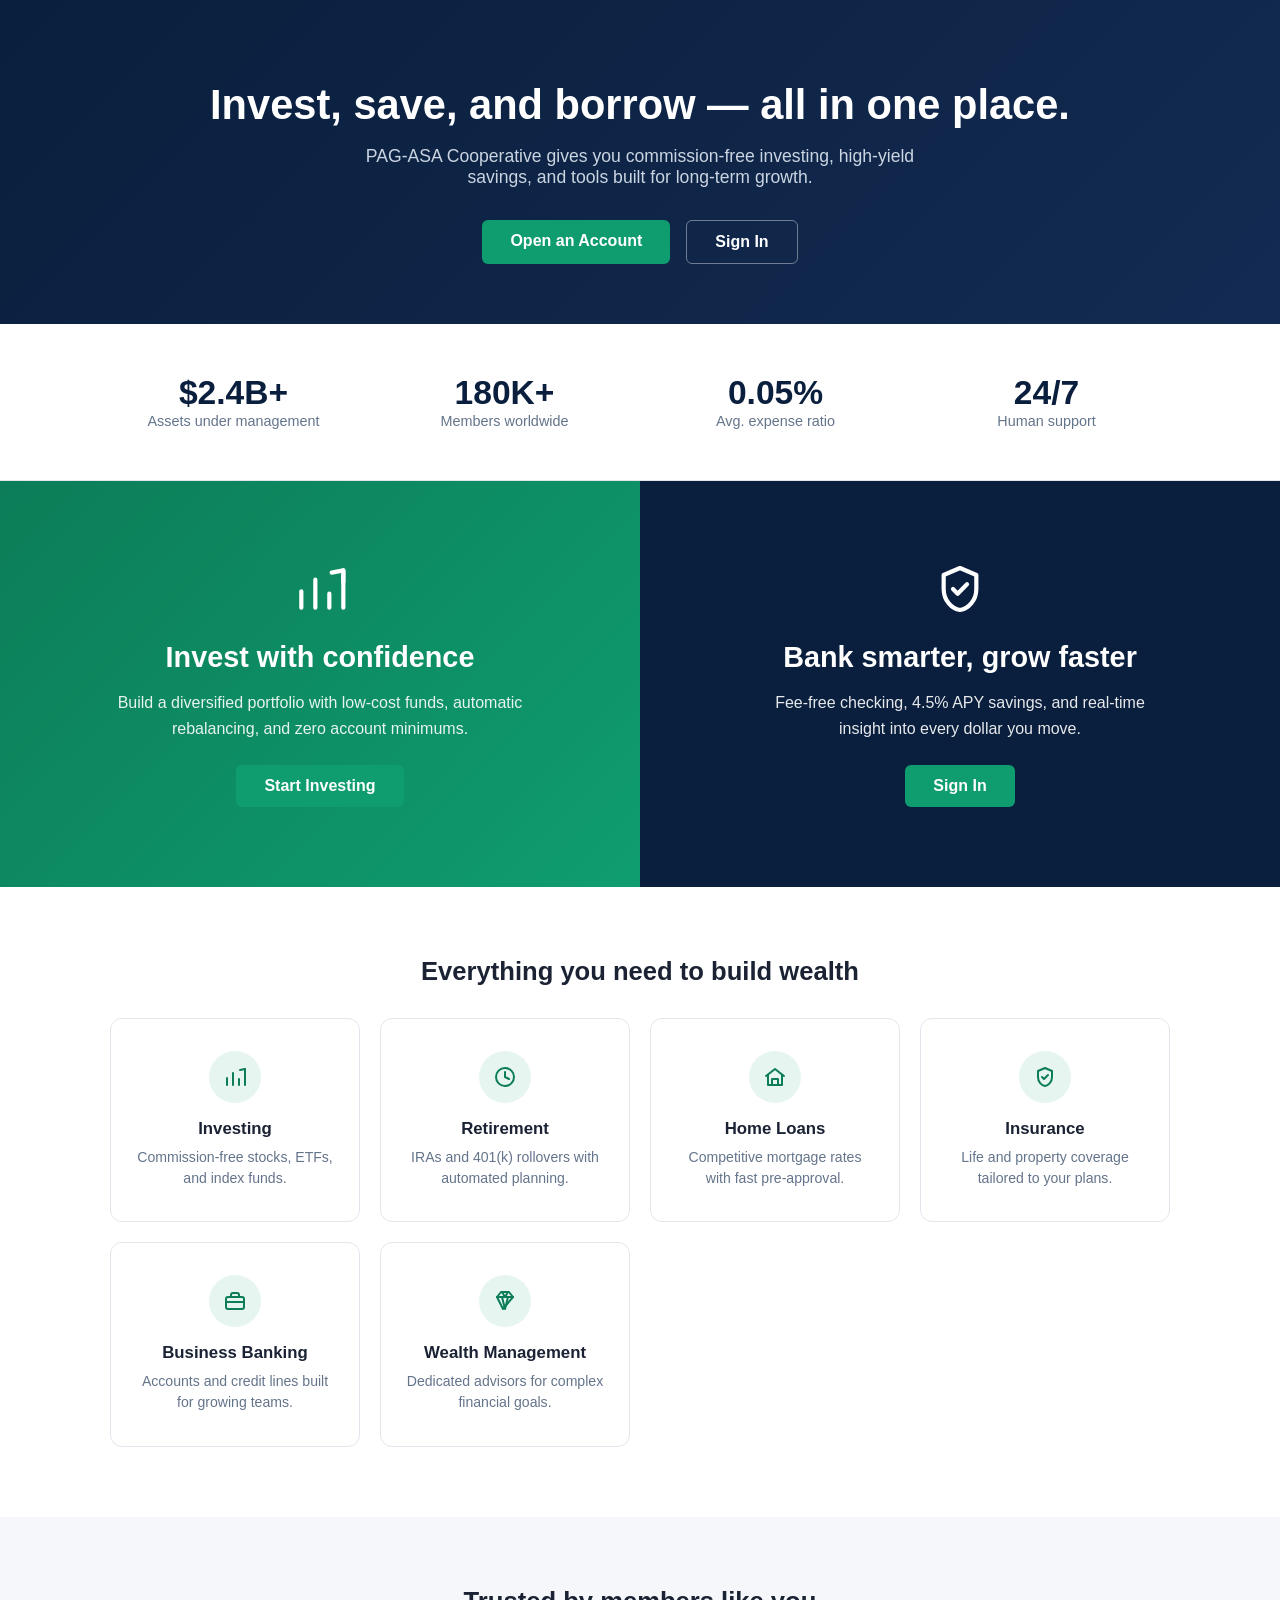
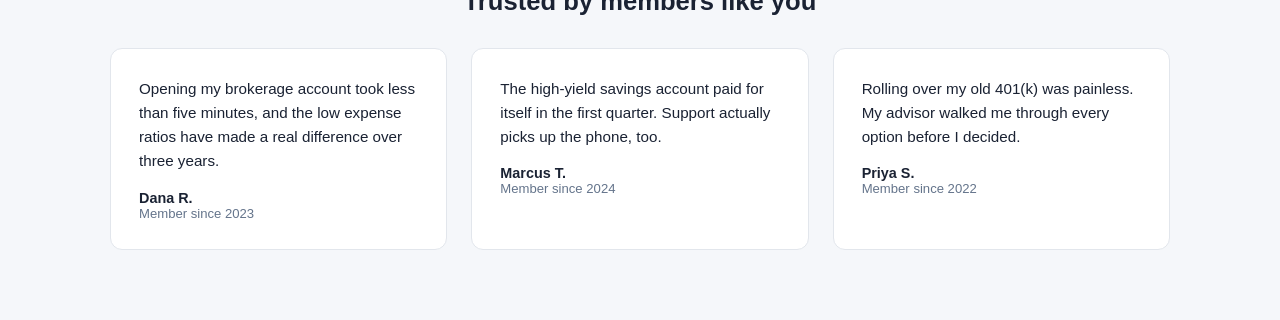
<file: html/index.html>
<!DOCTYPE html>
<html lang="en">
<head>
<meta charset="UTF-8">
<title>PAG-ASA Cooperative - Invest, Save, Grow</title>
<link rel="stylesheet" href="style.css">
</head>
<body>
<!--# include file="header.html" -->
<main>
  <section class="hero-copy" id="markets">
    <div class="container">
      <h1>Invest, save, and borrow &mdash; all in one place.</h1>
      <p>PAG-ASA Cooperative gives you commission-free investing, high-yield savings, and tools built for long-term growth.</p>
      <div class="hero-ctas">
        <a href="signup.html" class="btn btn-accent">Open an Account</a>
        <a href="signin.html" class="btn btn-ghost">Sign In</a>
      </div>
    </div>
  </section>

  <section class="stats">
    <div class="container stats-grid">
      <div class="stat">
        <span class="stat-num">$2.4B+</span>
        <span class="stat-label">Assets under management</span>
      </div>
      <div class="stat">
        <span class="stat-num">180K+</span>
        <span class="stat-label">Members worldwide</span>
      </div>
      <div class="stat">
        <span class="stat-num">0.05%</span>
        <span class="stat-label">Avg. expense ratio</span>
      </div>
      <div class="stat">
        <span class="stat-num">24/7</span>
        <span class="stat-label">Human support</span>
      </div>
    </div>
  </section>

  <section class="blocks">
    <div class="block block-slate">
      <div class="block-icon">
        <svg viewBox="0 0 24 24" fill="none" stroke="currentColor" stroke-width="1.8" stroke-linecap="round" stroke-linejoin="round">
          <path d="M4 20V13M10 20V8M16 20v-6M22 20V4"/>
          <path d="M17 5l5-1v5"/>
        </svg>
      </div>
      <h2>Invest with confidence</h2>
      <p>Build a diversified portfolio with low-cost funds, automatic rebalancing, and zero account minimums.</p>
      <a href="signup.html" class="btn btn-accent">Start Investing</a>
    </div>
    <div class="block block-dark">
      <div class="block-icon">
        <svg viewBox="0 0 24 24" fill="none" stroke="currentColor" stroke-width="1.8" stroke-linecap="round" stroke-linejoin="round">
          <path d="M12 3l7 3v6c0 5-3.5 8.5-7 9-3.5-.5-7-4-7-9V6l7-3z"/>
          <path d="M9 12l2 2 4-4"/>
        </svg>
      </div>
      <h2>Bank smarter, grow faster</h2>
      <p>Fee-free checking, 4.5% APY savings, and real-time insight into every dollar you move.</p>
      <a href="signin.html" class="btn btn-accent">Sign In</a>
    </div>
  </section>

  <section class="categories" id="services">
    <div class="container">
      <h2>Everything you need to build wealth</h2>
      <div class="category-grid">
        <a href="signup.html" class="service-card">
          <span class="service-icon">
            <svg viewBox="0 0 24 24" fill="none" stroke="currentColor" stroke-width="2" stroke-linecap="round" stroke-linejoin="round"><path d="M4 20V13M10 20V8M16 20v-6M22 20V4"/><path d="M17 5l5-1v5"/></svg>
          </span>
          <h3>Investing</h3>
          <p>Commission-free stocks, ETFs, and index funds.</p>
        </a>
        <a href="signup.html" class="service-card">
          <span class="service-icon">
            <svg viewBox="0 0 24 24" fill="none" stroke="currentColor" stroke-width="2" stroke-linecap="round" stroke-linejoin="round"><circle cx="12" cy="12" r="9"/><path d="M12 7v5l4 2"/></svg>
          </span>
          <h3>Retirement</h3>
          <p>IRAs and 401(k) rollovers with automated planning.</p>
        </a>
        <a href="signup.html" class="service-card">
          <span class="service-icon">
            <svg viewBox="0 0 24 24" fill="none" stroke="currentColor" stroke-width="2" stroke-linecap="round" stroke-linejoin="round"><path d="M3 11l9-7 9 7"/><path d="M5 10v10h14V10"/><path d="M9 20v-6h6v6"/></svg>
          </span>
          <h3>Home Loans</h3>
          <p>Competitive mortgage rates with fast pre-approval.</p>
        </a>
        <a href="signup.html" class="service-card">
          <span class="service-icon">
            <svg viewBox="0 0 24 24" fill="none" stroke="currentColor" stroke-width="2" stroke-linecap="round" stroke-linejoin="round"><path d="M12 3l7 3v6c0 5-3.5 8.5-7 9-3.5-.5-7-4-7-9V6l7-3z"/><path d="M9 12l2 2 4-4"/></svg>
          </span>
          <h3>Insurance</h3>
          <p>Life and property coverage tailored to your plans.</p>
        </a>
        <a href="signup.html" class="service-card">
          <span class="service-icon">
            <svg viewBox="0 0 24 24" fill="none" stroke="currentColor" stroke-width="2" stroke-linecap="round" stroke-linejoin="round"><rect x="3" y="8" width="18" height="12" rx="2"/><path d="M8 8V6a2 2 0 0 1 2-2h4a2 2 0 0 1 2 2v2"/><path d="M3 13h18"/></svg>
          </span>
          <h3>Business Banking</h3>
          <p>Accounts and credit lines built for growing teams.</p>
        </a>
        <a href="signup.html" class="service-card">
          <span class="service-icon">
            <svg viewBox="0 0 24 24" fill="none" stroke="currentColor" stroke-width="2" stroke-linecap="round" stroke-linejoin="round"><path d="M4 8l4-5h8l4 5-10 12L4 8z"/><path d="M4 8h16M9 3l3 5 3-5M9 8l3 12 3-12"/></svg>
          </span>
          <h3>Wealth Management</h3>
          <p>Dedicated advisors for complex financial goals.</p>
        </a>
      </div>
    </div>
  </section>

  <section class="testimonials">
    <div class="container">
      <h2>Trusted by members like you</h2>
      <div class="testimonial-grid">
        <div class="testimonial-card">
          <p class="testimonial-quote">Opening my brokerage account took less than five minutes, and the low expense ratios have made a real difference over three years.</p>
          <p class="testimonial-author">Dana R.</p>
          <p class="testimonial-role">Member since 2023</p>
        </div>
        <div class="testimonial-card">
          <p class="testimonial-quote">The high-yield savings account paid for itself in the first quarter. Support actually picks up the phone, too.</p>
          <p class="testimonial-author">Marcus T.</p>
          <p class="testimonial-role">Member since 2024</p>
        </div>
        <div class="testimonial-card">
          <p class="testimonial-quote">Rolling over my old 401(k) was painless. My advisor walked me through every option before I decided.</p>
          <p class="testimonial-author">Priya S.</p>
          <p class="testimonial-role">Member since 2022</p>
        </div>
      </div>
    </div>
  </section>
</main>
<!--#include file="footer.html" -->
</body>
</html>
</file>
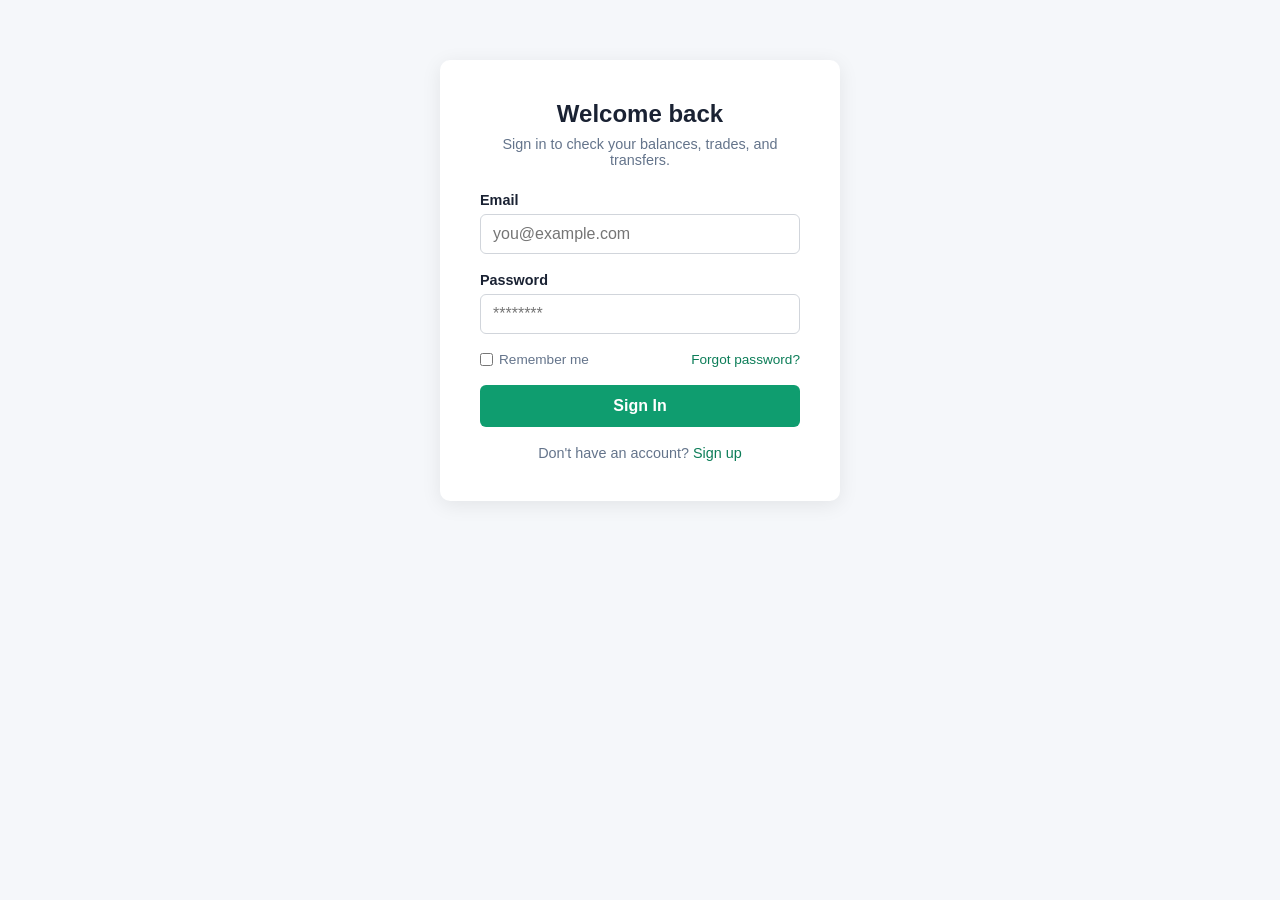
<file: html/signin.html>
<!DOCTYPE html>
<html lang="en">
<head>
<meta charset="UTF-8">
<title>PAG-ASA Cooperative - Sign In</title>
<link rel="stylesheet" href="style.css">
</head>
<body>
<!--# include file="header.html" -->
<main class="auth-wrap">
  <div class="auth-card">
    <h2>Welcome back</h2>
    <p class="auth-subtext">Sign in to check your balances, trades, and transfers.</p>
    <form action="#" method="post">
      <div class="form-group">
        <label for="email">Email</label>
        <input type="email" id="email" name="email" required placeholder="you@example.com">
      </div>
      <div class="form-group">
        <label for="password">Password</label>
        <input type="password" id="password" name="password" required placeholder="********">
      </div>
      <div class="form-row">
        <label class="checkbox-label"><input type="checkbox" name="remember"> Remember me</label>
        <a href="#" class="forgot-link">Forgot password?</a>
      </div>
      <button type="submit">Sign In</button>
    </form>
    <p class="auth-footer-text">Don't have an account? <a href="signup.html">Sign up</a></p>
  </div>
</main>
<!--#include file="footer.html" -->
</body>
</html>
</file>
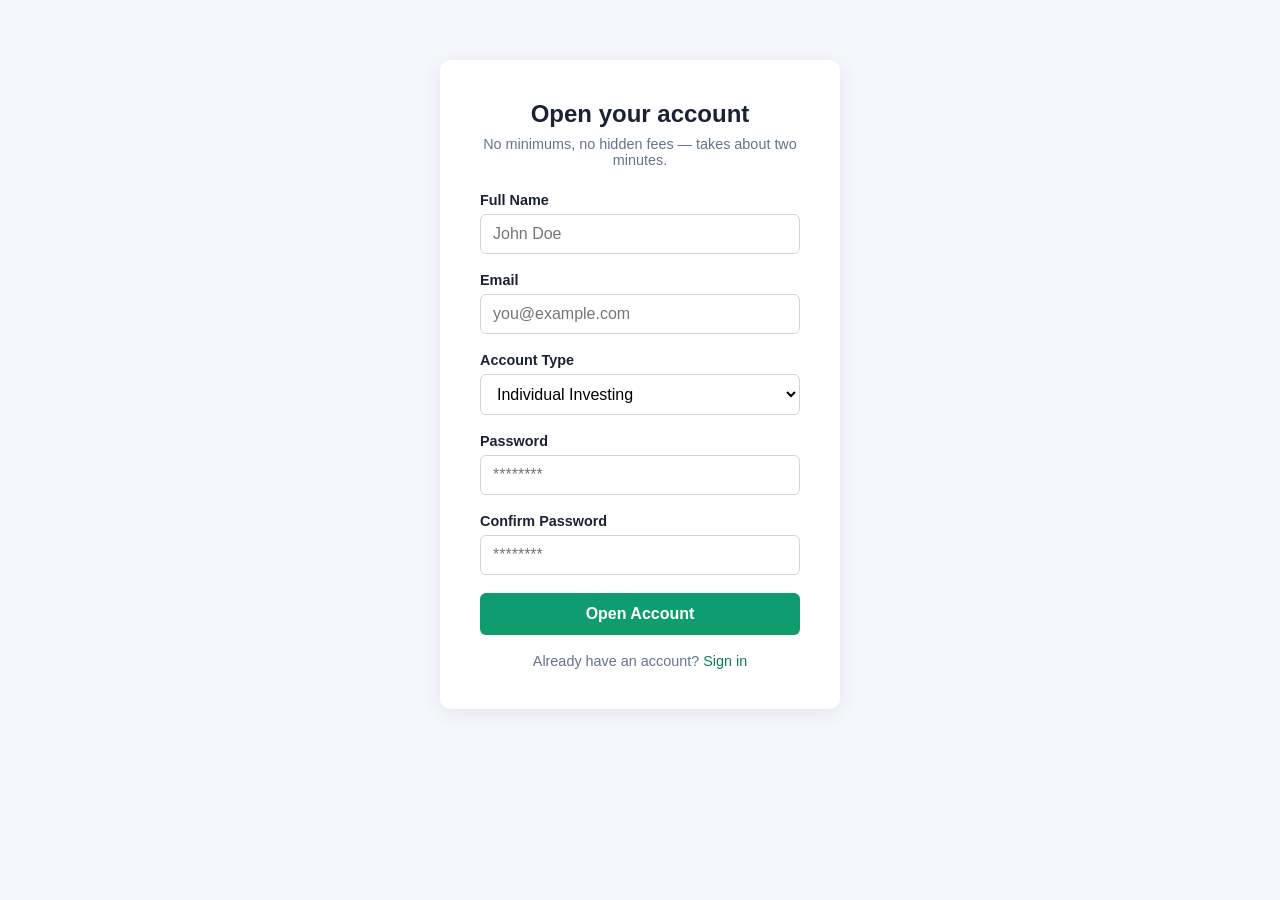
<file: html/signup.html>
<!DOCTYPE html>
<html lang="en">
<head>
<meta charset="UTF-8">
<title>PAG-ASA Cooperative - Open an Account</title>
<link rel="stylesheet" href="style.css">
</head>
<body>
<!--# include file="header.html" -->
<main class="auth-wrap">
  <div class="auth-card">
    <h2>Open your account</h2>
    <p class="auth-subtext">No minimums, no hidden fees &mdash; takes about two minutes.</p>
    <form action="#" method="post">
      <div class="form-group">
        <label for="name">Full Name</label>
        <input type="text" id="name" name="name" required placeholder="John Doe">
      </div>
      <div class="form-group">
        <label for="email">Email</label>
        <input type="email" id="email" name="email" required placeholder="you@example.com">
      </div>
      <div class="form-group">
        <label for="account-type">Account Type</label>
        <select id="account-type" name="account-type">
          <option value="investing">Individual Investing</option>
          <option value="retirement">Retirement (IRA)</option>
          <option value="savings">High-Yield Savings</option>
          <option value="business">Business Banking</option>
        </select>
      </div>
      <div class="form-group">
        <label for="password">Password</label>
        <input type="password" id="password" name="password" required placeholder="********">
      </div>
      <div class="form-group">
        <label for="confirm">Confirm Password</label>
        <input type="password" id="confirm" name="confirm" required placeholder="********">
      </div>
      <button type="submit">Open Account</button>
    </form>
    <p class="auth-footer-text">Already have an account? <a href="signin.html">Sign in</a></p>
  </div>
</main>
<!--#include file="footer.html" -->
</body>
</html>
</file>
<file: html/style.css>
* { box-sizing: border-box; margin:0; padding:0; }
:root {
  --navy:#0a1f3d;
  --navy-light:#132b52;
  --emerald:#0f9d6f;
  --emerald-dark:#0c7d58;
  --gold:#c9a961;
  --bg:#f5f7fa;
  --text:#1a2233;
  --muted:#64748b;
  --border:#e2e6ec;
}
body { font-family: Arial, Helvetica, sans-serif; background:var(--bg); color:var(--text); }
.container { max-width:1100px; margin:0 auto; padding:0 20px; }

/* Header */
.site-header { background:#ffffff; border-bottom:1px solid var(--border); }
.site-header .container { display:flex; align-items:center; justify-content:space-between; height:64px; }
.site-header .logo { display:flex; align-items:center; gap:8px; color:var(--navy); font-size:1.3rem; font-weight:bold; text-decoration:none; }
.logo-img { width:32px; height:32px; border-radius:50%; object-fit:cover; }
.site-header nav ul { list-style:none; display:flex; gap:24px; }
.site-header nav a { color:var(--muted); text-decoration:none; font-weight:500; }
.site-header nav a:hover, .site-header nav a.active { color:var(--navy); }
.header-actions { display:flex; align-items:center; gap:20px; }
.header-actions .phone { color:var(--muted); text-decoration:none; font-size:.9rem; }

/* Buttons */
.btn { display:inline-block; padding:12px 28px; border-radius:6px; text-decoration:none; font-weight:600; border:none; cursor:pointer; }
.btn-accent { background:var(--emerald); color:#fff; }
.btn-accent:hover { background:var(--emerald-dark); }
.btn-ghost { background:transparent; color:#fff; border:1.5px solid rgba(255,255,255,.4); }
.btn-ghost:hover { background:rgba(255,255,255,.1); }

/* Hero copy */
.hero-copy { background:linear-gradient(135deg,var(--navy),var(--navy-light)); color:#fff; padding:80px 0 60px; text-align:center; }
.hero-copy h1 { font-size:2.6rem; line-height:1.2; margin-bottom:16px; }
.hero-copy p { color:#cbd5e1; max-width:560px; margin:0 auto 32px; font-size:1.1rem; }
.hero-ctas { display:flex; gap:16px; justify-content:center; flex-wrap:wrap; }

/* Stats */
.stats { background:#fff; padding:50px 0; border-bottom:1px solid var(--border); }
.stats-grid { display:grid; grid-template-columns:repeat(auto-fit, minmax(160px,1fr)); gap:24px; text-align:center; }
.stat-num { display:block; font-size:2.1rem; font-weight:800; color:var(--navy); }
.stat-label { color:var(--muted); font-size:.9rem; }

/* Hero color blocks */
.blocks { display:flex; flex-wrap:wrap; }
.block { flex:1 1 320px; padding:80px 40px; text-align:center; color:#fff; }
.block-slate { background:linear-gradient(135deg,var(--emerald-dark),var(--emerald)); }
.block-dark { background:var(--navy); }
.block-icon { margin-bottom:20px; }
.block-icon svg { width:56px; height:56px; }
.block h2 { font-size:1.8rem; margin-bottom:16px; }
.block p { max-width:420px; margin:0 auto 24px; line-height:1.6; opacity:.9; }

/* Services grid */
.categories { padding:70px 0; background:#fff; }
.categories h2 { text-align:center; margin-bottom:32px; font-size:1.6rem; color:var(--text); }
.category-grid { display:grid; grid-template-columns:repeat(auto-fit, minmax(200px, 1fr)); gap:20px; }
.service-card { background:#fff; border:1px solid var(--border); border-radius:12px; padding:32px 24px; text-align:center; text-decoration:none; color:var(--text); transition:transform .15s ease, box-shadow .15s ease; }
.service-card:hover { transform:translateY(-4px); box-shadow:0 12px 24px rgba(10,31,61,.08); }
.service-icon { display:flex; align-items:center; justify-content:center; width:52px; height:52px; margin:0 auto 16px; border-radius:50%; background:rgba(15,157,111,.1); color:var(--emerald-dark); }
.service-icon svg { width:24px; height:24px; }
.service-card h3 { font-size:1.05rem; margin-bottom:8px; }
.service-card p { font-size:.88rem; color:var(--muted); line-height:1.5; }

/* Testimonials */
.testimonials { padding:70px 0; background:var(--bg); }
.testimonials h2 { text-align:center; margin-bottom:32px; font-size:1.6rem; color:var(--text); }
.testimonial-grid { display:grid; grid-template-columns:repeat(auto-fit, minmax(240px,1fr)); gap:24px; }
.testimonial-card { background:#fff; border:1px solid var(--border); border-radius:12px; padding:28px; }
.testimonial-quote { font-size:.95rem; line-height:1.6; margin-bottom:16px; }
.testimonial-author { font-weight:700; font-size:.9rem; }
.testimonial-role { color:var(--muted); font-size:.82rem; }

/* Auth pages */
.auth-wrap { display:flex; justify-content:center; padding:60px 20px; }
.auth-card { background:#fff; padding:40px; border-radius:10px; box-shadow:0 4px 20px rgba(0,0,0,0.08); width:100%; max-width:400px; }
.auth-card h2 { margin-bottom:8px; text-align:center; }
.auth-subtext { text-align:center; color:var(--muted); font-size:.9rem; margin-bottom:24px; }
.form-group { margin-bottom:18px; }
.form-group label { display:block; margin-bottom:6px; font-weight:600; font-size:.9rem; }
.form-group input, .form-group select { width:100%; padding:10px 12px; border:1px solid #d1d5db; border-radius:6px; font-size:1rem; font-family:inherit; background:#fff; }
.form-group input:focus, .form-group select:focus { outline:2px solid var(--emerald); }
.form-row { display:flex; align-items:center; justify-content:space-between; margin-bottom:18px; font-size:.85rem; }
.checkbox-label { display:flex; align-items:center; gap:6px; color:var(--muted); }
.forgot-link { color:var(--emerald-dark); text-decoration:none; }
.auth-card button { width:100%; padding:12px; background:var(--emerald); color:#fff; border:none; border-radius:6px; font-size:1rem; font-weight:600; cursor:pointer; }
.auth-card button:hover { background:var(--emerald-dark); }
.auth-footer-text { text-align:center; margin-top:18px; font-size:.9rem; color:var(--muted); }
.auth-footer-text a { color:var(--emerald-dark); text-decoration:none; }

/* Footer */
.site-footer { background:var(--navy); color:#cbd5e1; padding:60px 0 20px; margin-top:40px; }
.footer-grid { display:flex; flex-wrap:wrap; gap:40px; padding-bottom:40px; }
.footer-col { flex:1 1 200px; }
.footer-col h4 { color:#fff; margin-bottom:16px; }
.footer-col ul { list-style:none; }
.footer-col li { margin-bottom:8px; }
.footer-col a { color:#cbd5e1; text-decoration:none; }
.footer-col a:hover { color:#fff; }
.footer-col p { line-height:1.6; font-size:.95rem; }
.social-links { display:flex; gap:12px; list-style:none; }
.social-links a { display:flex; align-items:center; justify-content:center; width:36px; height:36px; border-radius:50%; background:#fff; color:var(--navy); font-weight:700; text-decoration:none; }
.footer-disclosure { max-width:820px; margin:0 auto; text-align:center; padding:0 20px 20px; font-size:.78rem; color:#94a3b8; line-height:1.5; }
.footer-copy { text-align:center; padding-top:20px; border-top:1px solid rgba(255,255,255,.1); color:#94a3b8; font-size:.85rem; }
</file>
